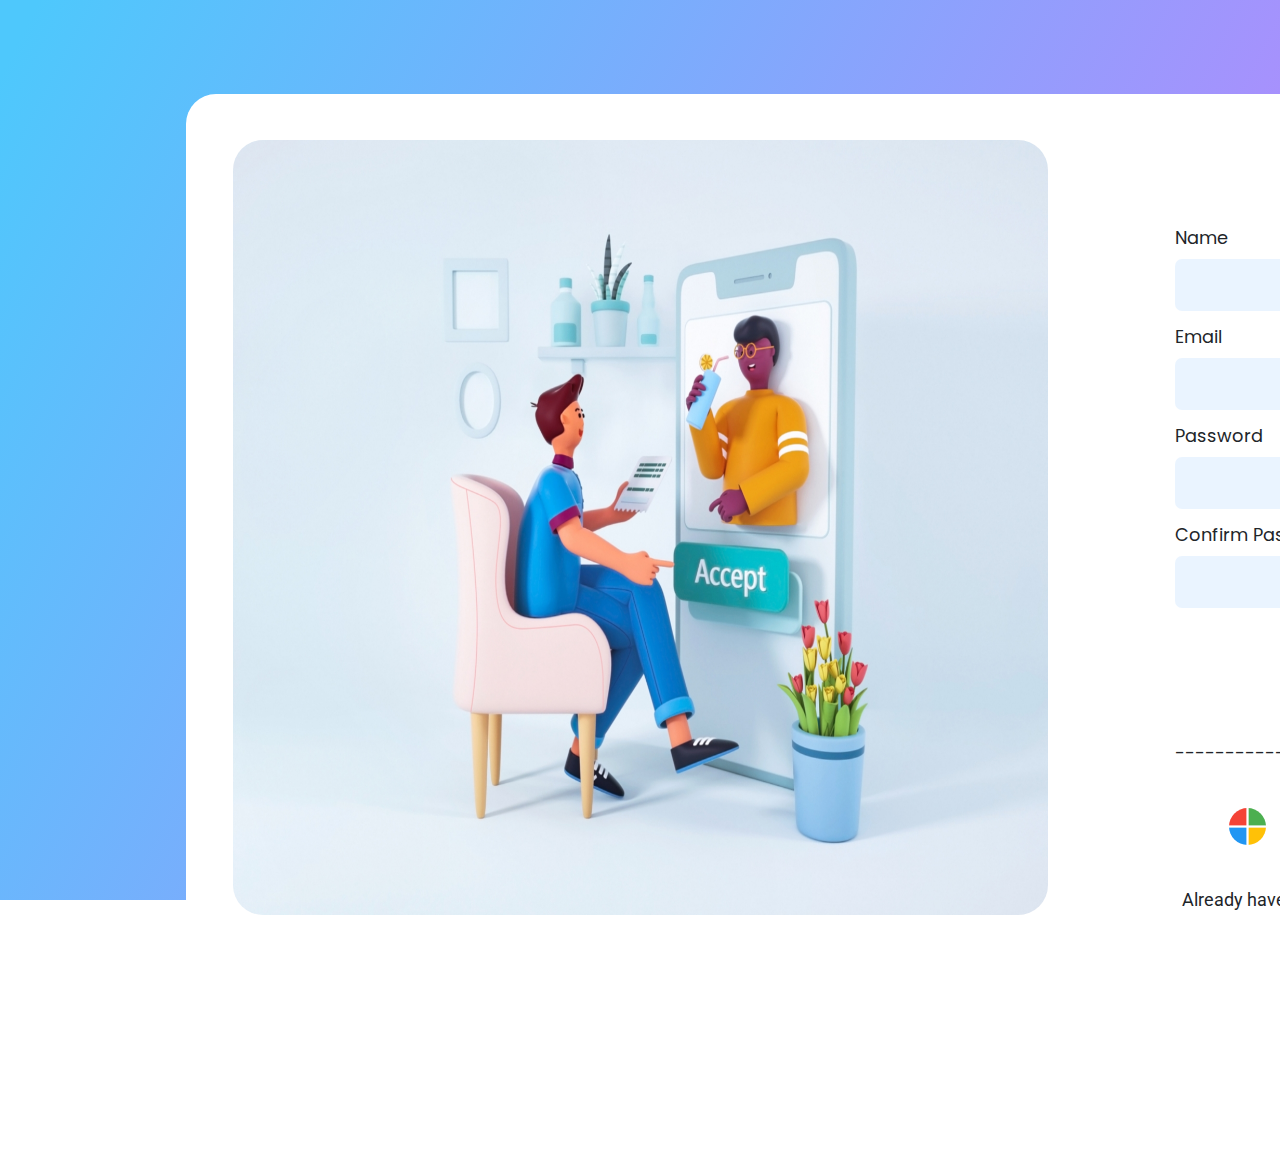
<file: index.html>
<!DOCTYPE html>
<html lang="en">

<head>
    <meta charset="UTF-8">
    <meta http-equiv="X-UA-Compatible" content="IE=edge">
    <meta name="viewport" content="width=device-width, initial-scale=1.0">
    <title>Document</title>

    <link rel="stylesheet" href="style.css">

    <!-- social media icons  -->
    <!-- <link rel="stylesheet" href="https://cdnjs.cloudflare.com/ajax/libs/font-awesome/4.7.0/css/font-awesome.min.css"> -->

    <!-- Google font  -->
    <link rel="preconnect" href="https://fonts.googleapis.com">
    <link rel="preconnect" href="https://fonts.gstatic.com" crossorigin>
    <link href="https://fonts.googleapis.com/css2?family=Poppins:wght@500&display=swap" rel="stylesheet">
    <link href="https://fonts.googleapis.com/css2?family=Roboto&display=swap" rel="stylesheet">

    <!-- Bootstrap -->
    <link rel="stylesheet" href="https://maxcdn.bootstrapcdn.com/bootstrap/4.0.0/css/bootstrap.min.css" integrity="sha384-Gn5384xqQ1aoWXA+058RXPxPg6fy4IWvTNh0E263XmFcJlSAwiGgFAW/dAiS6JXm" crossorigin="anonymous">

    <!-- eye icon  -->
    <link rel="stylesheet" href="https://cdnjs.cloudflare.com/ajax/libs/font-awesome/5.13.0/css/all.min.css">
</head>

<body>
    <div class="container1">
        <div class="container1img">
            <img src="pic.jpg" alt="not found" width="815" height="775">
        </div>
        <div class="container1signup">
            <h3 id="signup">Sign Up</h3><br>
            <div class="form_attr">
                <div>
                    <label for="Name">Name</label><br><input type="text" class="input"><br>
                </div>
                <div>
                    <label for="Email">Email</label><br><input type="email" class="input"><br>
                </div>
                <div>
                    <label for="Password">Password</label><br><input type="password" class="input" id="id_password"><i class="far fa-eye" id="togglePassword"></i><br>
                </div>
                <div>
                    <label for="Confirm_Password">Confirm Password</label><br><input type="password" class="input" id="id_password1"><i class="far fa-eye" id="togglePassword1"></i><br>
                </div>
            </div>
            <button type="submit" id="signup_button" class="btn btn-primary">SignUp</button>
            <div class="icons">
                --------------- &nbsp;&nbsp; or connect with&nbsp; &nbsp;------------- <br>
                <a href="#" ><img src="microsoft.png" alt="not found"></a>
                <a href="#" ><img src="facebook.png" alt="not found"></a>
                <a href="#" ><img src="google.png" alt="not found"></a>
                <a href="#" ><img src="linkedin.png" alt="not found"></a>
            </div>
            <div class="footer">
                <p>Already have an account?</p>
                <a href="login.html" style="text-decoration: none; color: black;">login</a>
            </div>
        </div>
    </div>
    <script src="script.js"></script>
</body>

</html>
</file>
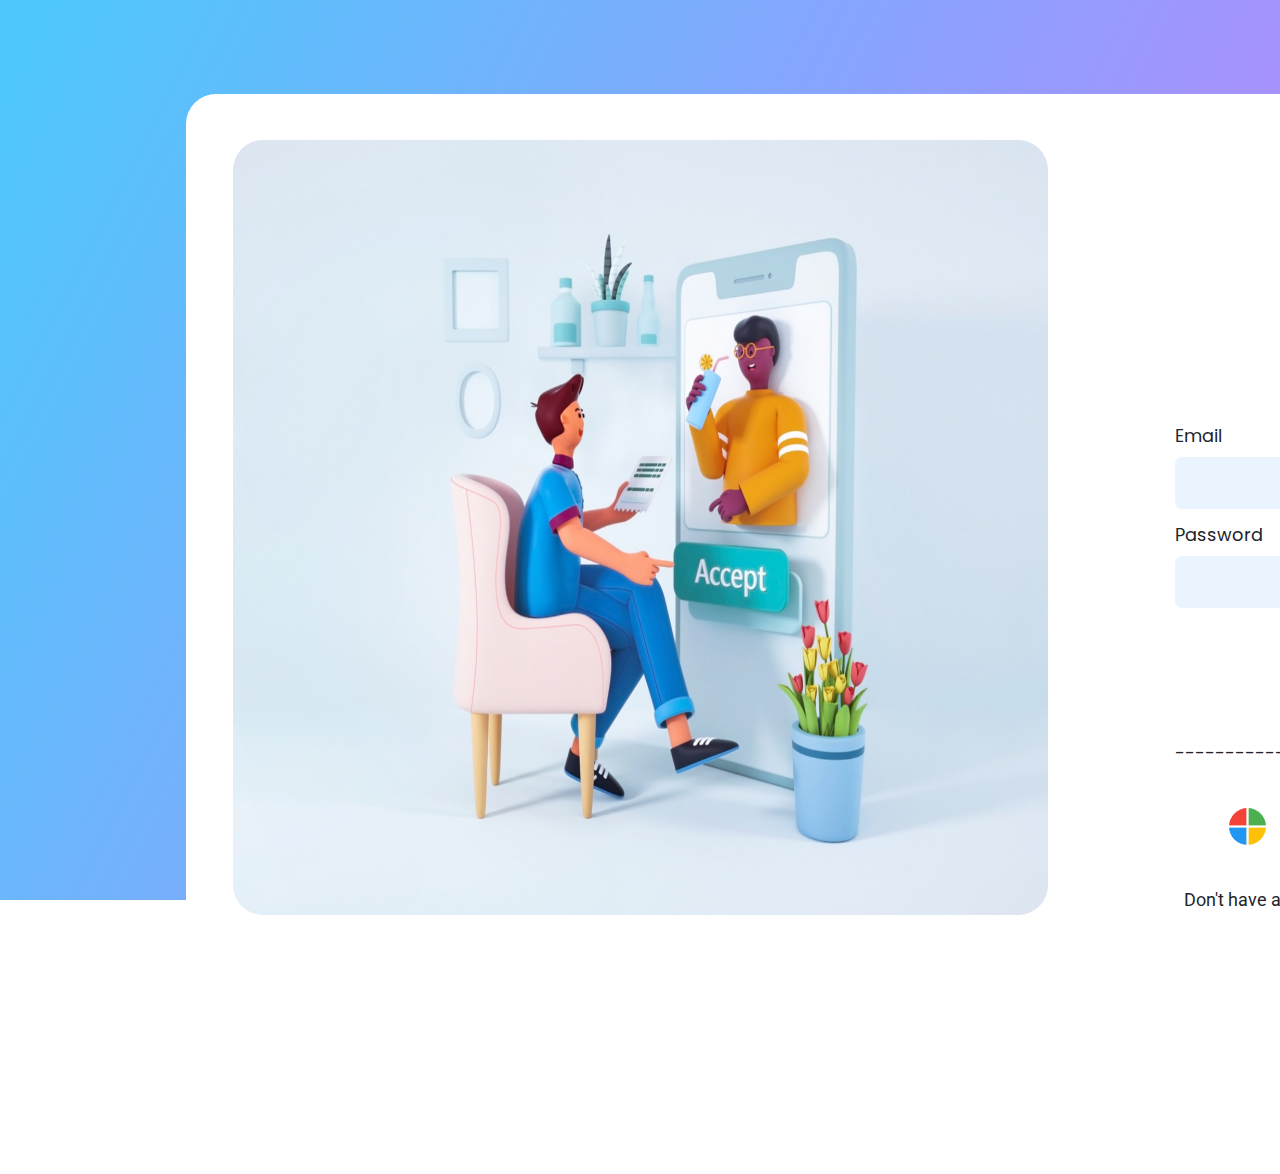
<file: login.html>
<!DOCTYPE html>
<html lang="en">

<head>
    <meta charset="UTF-8">
    <meta http-equiv="X-UA-Compatible" content="IE=edge">
    <meta name="viewport" content="width=device-width, initial-scale=1.0">
    <title>Document</title>

    <link rel="stylesheet" href="style.css">

    <!-- social media icons  -->
    <!-- <link rel="stylesheet" href="https://cdnjs.cloudflare.com/ajax/libs/font-awesome/4.7.0/css/font-awesome.min.css"> -->

    <!-- Google font  -->
    <link rel="preconnect" href="https://fonts.googleapis.com">
    <link rel="preconnect" href="https://fonts.gstatic.com" crossorigin>
    <link href="https://fonts.googleapis.com/css2?family=Poppins:wght@500&display=swap" rel="stylesheet">
    <link href="https://fonts.googleapis.com/css2?family=Roboto&display=swap" rel="stylesheet">

    <!-- Bootstrap -->
    <link rel="stylesheet" href="https://maxcdn.bootstrapcdn.com/bootstrap/4.0.0/css/bootstrap.min.css" integrity="sha384-Gn5384xqQ1aoWXA+058RXPxPg6fy4IWvTNh0E263XmFcJlSAwiGgFAW/dAiS6JXm" crossorigin="anonymous">

    <!-- eye icon  -->
    <link rel="stylesheet" href="https://cdnjs.cloudflare.com/ajax/libs/font-awesome/5.13.0/css/all.min.css">
</head>

<body>
    <div class="container1">
        <div class="container1img">
            <img src="pic.jpg" alt="not found" width="815" height="775">
        </div>
        <div class="container1signup">
            <h3 id="signup">Login</h3><br>
            <div class="form_attr">
                <!-- <div>
                    <label for="Name">Name</label><br><input type="text" class="input"><br>
                </div> -->
                <div>
                    <label for="Email">Email</label><br><input type="email" class="input"><br>
                </div>
                <div>
                    <label for="Password">Password</label><br><input type="password" class="input" id="id_password"><i class="far fa-eye" id="togglePassword"></i><br>
                </div>
                <!-- <div>
                    <label for="Confirm_Password">Confirm Password</label><br><input type="password" class="input" id="id_password1"><i class="far fa-eye" id="togglePassword1"></i><br>
                </div> -->
            </div>
            <button type="submit" id="signup_button" class="btn btn-primary btn-sm">Login</button>
            <div class="icons">
                --------------- &nbsp;&nbsp; or connect with&nbsp; &nbsp;------------- <br>
                <a href="#" ><img src="microsoft.png" alt="not found"></a>
                <a href="#" ><img src="facebook.png" alt="not found"></a>
                <a href="#" ><img src="google.png" alt="not found"></a>
                <a href="#" ><img src="linkedin.png" alt="not found"></a>
            </div>
            <div class="footer">
                <p>Don't have an account?</p>
                <a href="index.html" style="text-decoration: none; color: black;">Signup</a>
            </div>
        </div>
    </div>
    <script src="script.js"></script>
</body>

</html>
</file>
<file: style.css>
@media (min-width: 1024px){
    body{
        /* opacity: 0; */
        /* transition: opacity .5s; */

        /* border: 2px solid black; */
        width: 1920px;
        height: 1080px;
        background: linear-gradient(117.06deg, #4EC8FC 2.2%, rgba(144, 78, 252, 0.67) 88.15%);
        /* margin: 0px; */
        background-attachment: fixed;
        /* background-repeat: no-repeat; */
    
    }
    .container1{
        /* position: static; */
        /* border: 2px solid black; */
        background-color: white;
        width: 1519px;
        height: 857px;
        margin-top: 94px;
        margin-left: 186px;
        margin-right: 215px;
        margin-bottom: 129px;
        display: flex;
        border-radius: 30px;
    }
    .container1img{
        /* border: 2px solid red; */
        width: 815px; 
        height: 775px;
        margin-top: 46px;
        margin-left: 47px;
        margin-bottom: 36px;
        /* margin-right: 657px; */
    }
    .container1signup{
        /* border: 2px solid red; */
        width: 568.17px;
        margin-right: 17px;
        margin-left: 71.83px;
        margin-top: 29px;
        margin-bottom: 48px;
        font-family: 'Poppins', sans-serif;
        font-style: normal;
        font-weight: 400;
        font-size: 17.8px;
        line-height: 26.23px;
        display: flex;
        flex-direction: column;
        align-items: center;
    }
    #signup{
        font-weight: 500;
        font-size: 30px;
        line-height: 45px;
        /* border: 2px solid red; */
        width: 120px;
        margin: auto;
    }
    #signup_button{
        font-weight: 600;
        font-size: 20px;
        line-height: 30px;
        margin-top: 35.78px;
        /* border: 2px solid red; */
        width: 100.61px;
        height: 39.55px;
        padding: 6.62px 110.91px 39px 48.58px;
    }
    .input{
        width: 458px;
        height: 52px;
        border-radius: 6.99px;
        background-color: #E4F1FFC7;
        border-style: none;
    }
    .icons{
        margin: 48px;
        /* border: 2px solid red; */
    }
    .icons a img{
        margin: 20px 20px;
        /* border: 2px solid red; */
        margin-top: 42px;
        margin-left: 54px;
        width: 36.67px;
        height: 36.67px;
    }
    .footer{
        font-family: 'Roboto', sans-serif;
        display: flex;
        margin: -26px;
    }
    .footer p{
        margin-right: 200px;
    }
    img{
        border-radius: 30px;
    }
    label{
        margin: 13px 0px;
    }
    i{
        margin-left: -34px;
    }
}



@media (min-width: 481px) and (max-width: 1023px){
    body{
        /* border: 2px solid black; */
        width: 834px;
        height: 1194px;
        background: linear-gradient(117.06deg, #4EC8FC 2.2%, rgba(144, 78, 252, 0.67) 88.15%);
        /* margin: 0px; */
        background-attachment: fixed;
        /* background-repeat: no-repeat; */
    
    }
    .container1{
        /* position: static; */
        /* border: 2px solid black; */
        background-color: white;
        width: 785px;
        height: 442.89px;
        margin-top: 372px;
        margin-left: 24px;
        margin-right: 25px;
        margin-bottom: 379.11px;
        display: flex;
        border-radius: 15.5px;
    }
    .container1img{
        /* border: 2px solid red; */
        width: 421.18px; 
        height: 400.51px;
        margin-top: 23.77px;
        margin-left: 24.29px;
        margin-bottom: 18.6px;
        /* margin-right: 657px; */
    }
    .container1img img{
        width: 421.18px; 
        height: 400.51px;
    }
    .container1signup{
        /* border: 2px solid red; */
        width: 293.62px;
        height: 402.06px;
        margin-right: 8.79px;
        margin-left: 37.12px;
        margin-top: 16.02px;
        margin-bottom: 24.81px;
        font-family: 'Poppins', sans-serif;
        font-style: normal;
        font-weight: 400;
        font-size: 7.23px;
        line-height: 10.84px;
        display: flex;
        flex-direction: column;
        align-items: center;
    }
    #signup{
        font-weight: 500;
        font-size: 15.5px;
        line-height: 23.26px;
        /* border: 2px solid red; */
        width: 66px;
        margin: auto;
    }
    #signup_button{
        font-weight: 600;
        font-size: 10.34px;
        line-height: 15.5px;
        margin-top: 18.04px;
        /* border: 2px solid red; */
        width: 78px;
        height: 25.41px;
        padding: 6.62px 64.91px 22px 30.58px;
    }
    .input{
        width: 236.69px;
        height: 26.87px;
        border-radius: 3.61px;
        background-color: #E4F1FFC7;
        border-style: none;
    }
    .icons{
        margin: 10px;
        margin-left: 0px;
        /* border: 2px solid red; */
    }
    .icons a img{
        margin: 10px -4px;
        /* border: 2px solid red; */
        margin-top: 21px;
        margin-left: 24px;
        width: 18px;
        height: 18px;
    }
    .footer{
        font-family: 'Roboto', sans-serif;
        display: flex;
    }
    .footer p{
        margin-right: 150px;
    }
    img{
        border-radius: 15.5px;
    }
    label{
        margin: 13px 0px;
    }
    i{
        margin-left: -18px;
    }
}



@media (max-width: 480px){
    body{
        /* border: 2px solid black; */
        width: 375px;
        height: 812px;
        background: linear-gradient(117.06deg, #4EC8FC 2.2%, rgba(144, 78, 252, 0.67) 88.15%);
        /* margin: 0px; */
        background-attachment: fixed;
        /* background-repeat: no-repeat; */
    
    }
    .container1img img{
        width: 421.18px; 
        height: 400.51px;
        display: none;
    }
    .container1signup{
        /* border: 2px solid red; */
        background-color: white;
        border-radius: 15.5px;
        width: 335px;
        height: 429px;
        margin-right: 20px;
        margin-left: 20px;
        margin-top: 180px;
        margin-bottom: 203px;
        font-family: 'Poppins', sans-serif;
        font-style: normal;
        font-weight: 400;
        font-size: 7.23px;
        line-height: 10.84px;
        display: flex;
        flex-direction: column;
        align-items: center;
    }
    #signup{
        font-weight: 500;
        font-size: 15.5px;
        line-height: 23.26px;
        /* border: 2px solid red; */
        width: 66px;
        margin: auto;
    }
    #signup_button{
        font-weight: 600;
        font-size: 10.34px;
        line-height: 15.5px;
        margin-top: 18.04px;
        /* border: 2px solid red; */
        width: 78px;
        height: 25.41px;
        padding: 5.62px 50.91px 18px 23.58px;
        /* text-align: center; */
    }
    .input{
        width: 236.69px;
        height: 26.87px;
        border-radius: 3.61px;
        background-color: #E4F1FFC7;
        border-style: none;
    }
    .icons{
        margin: 10px;
        margin-left: 0px;
        /* border: 2px solid red; */
    }
    .icons a img{
        margin: 10px -4px;
        /* border: 2px solid red; */
        margin-top: 21px;
        margin-left: 24px;
        width: 18px;
        height: 18px;
    }
    .footer{
        font-family: 'Roboto', sans-serif;
        display: flex;
    }
    .footer p{
        margin-right: 5px;
    }
    .footer a{
        margin-right: 5px;
    }
    img{
        border-radius: 15.5px;
    }
    label{
        margin: 13px 0px;
    }
    i{
        margin-left: -18px;
    }
    /* .custom{
        width: 20px;
    } */
}
</file>
